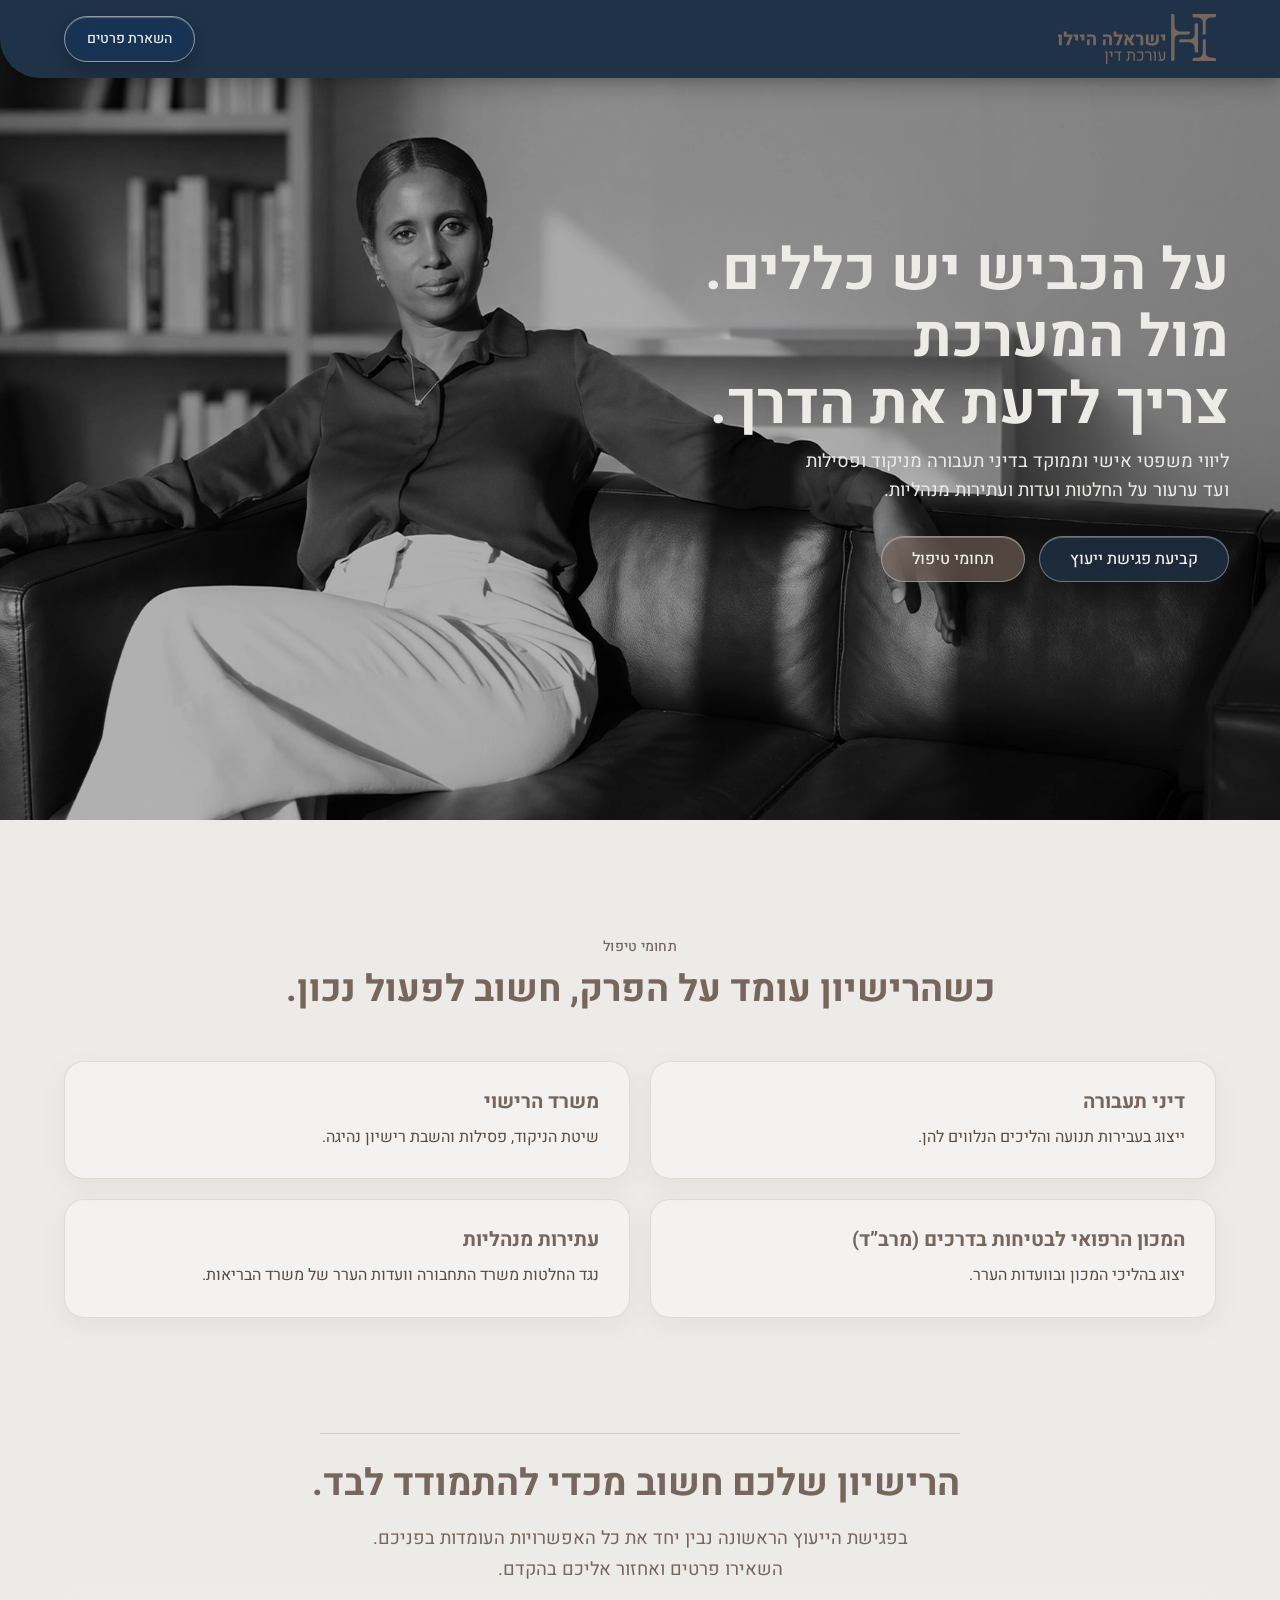
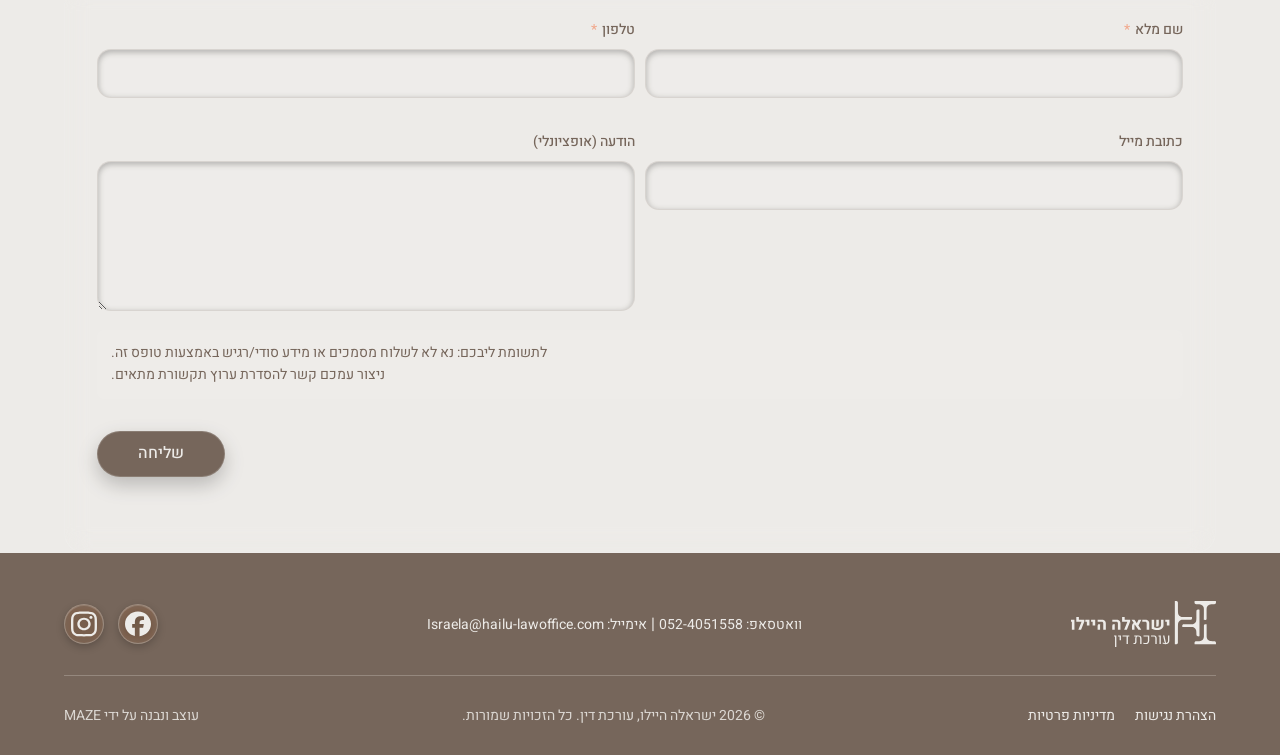
<file: index.html>
<!DOCTYPE html>
<html lang="he" dir="rtl">
<head> 
<script>
  if (location.hostname.endsWith('.pages.dev')) {
    location.replace('https://hailu-lawoffice.com' + location.pathname);
  }
</script>

  
  <meta charset="UTF-8">
  <meta name="viewport" content="width=device-width, initial-scale=1">
  <title>ישראלה היילו | עורכת דין לדיני תעבורה</title>
  <meta name="description" content="ליווי משפטי אישי וממוקד בדיני תעבורה — פסילות רישיון, ועדות ערר, מרכ״ד ועתירות מנהליות. עו״ד ישראלה היילו.">
  <link rel="canonical" href="https://hailu-lawoffice.com/">

  <!-- Open Graph -->
  <meta property="og:type" content="website">
  <meta property="og:locale" content="he_IL">
  <meta property="og:site_name" content="ישראלה היילו | עורכת דין">
  <meta property="og:title" content="ישראלה היילו | עורכת דין לדיני תעבורה">
  <meta property="og:description" content="ליווי משפטי אישי וממוקד בדיני תעבורה — פסילות רישיון, ועדות ערר, מרב״ד ועתירות מנהליות.">
  <meta property="og:url" content="https://hailu-lawoffice.com/">
  <meta property="og:image" content="https://hailu-lawoffice.com/assets/images/hero-mobile.webp">
  
 <link rel="icon" href="assets/icons/favicon-new.svg" type="image/svg+xml">
<link rel="icon" href="assets/icons/favicon-new.png" type="image/png">

  <!-- Fonts: Heebo, weights 400/500/700 -->
  <link rel="preconnect" href="https://fonts.googleapis.com">
  <link rel="preconnect" href="https://fonts.gstatic.com" crossorigin>
  <link href="https://fonts.googleapis.com/css2?family=Heebo:wght@400;500;700&display=swap" rel="stylesheet">

  <!-- Preload the hero image (same asset used at every breakpoint now) -->
  <link rel="preload" as="image" href="assets/images/hero-mobile.webp" fetchpriority="high">

  <link rel="stylesheet" href="css/reset.css">
  <link rel="stylesheet" href="css/variables.css">
  <link rel="stylesheet" href="css/styles.css">
</head>
<body>

  <a href="#main" class="skip-link sr-only-focusable">דלג לתוכן הראשי</a>

  <header class="site-header">
    <div class="container site-header__inner">
      <a href="#hero" class="site-header__logo-link" aria-label="ישראלה היילו, עורכת דין — לעמוד הבית">
        <img src="assets/icons/logo.svg" alt="ישראלה היילו, עורכת דין" class="site-header__logo">
      </a>
      <a href="#contact" class="btn btn--primary btn--glass site-header__cta">השארת פרטים</a>
    </div>
  </header>

  <main id="main">

    <!-- ============ HERO ============ -->
    <section class="hero" id="hero" aria-label="פתיחה">
      <div class="hero__media">
        <img
          src="assets/images/hero-mobile.webp"
          alt="עורכת דין ישראלה היילו עומדת בלבוש מקצועי ומחזיקה תיק עור עם לוגו המשרד"
          class="hero__image"
          width="1000"
          height="1674"
          fetchpriority="high"
        >
      </div>

      <div class="hero__content container">
        <div class="hero__text-col">
          <div class="hero__intro">
<h1 class="hero__heading">
  <span class="hero__heading-desktop">על הכביש יש כללים.<br>מול המערכת<br>צריך לדעת את הדרך.</span>
  <span class="hero__heading-mobile">על הכביש יש כללים.<br>מול המערכת<br>צריך לדעת את הדרך.</span>
</h1>
            <p class="hero__subheading">
              ליווי משפטי אישי וממוקד בדיני תעבורה מניקוד ופסילות<br class="desktop-break"> ועד ערעור על החלטות ועדות ועתירות מנהליות.
            </p>
          </div>
          <div class="hero__actions">
            <a href="#contact" class="btn btn--primary btn--glass">קביעת פגישת ייעוץ</a>
            <a href="#services" class="btn btn--secondary btn--glass">תחומי טיפול</a>
          </div>
        </div>
      </div>
    </section>

    <!-- ============ SERVICES ============ -->
    <section class="services" id="services" aria-labelledby="services-heading">
      <div class="container">
        <div class="services__intro">
          <p class="eyebrow">תחומי טיפול</p>
          <h2 id="services-heading">כשהרישיון עומד על הפרק,<br class="services__break"> חשוב לפעול נכון.</h2>
        </div>

        <ul class="services__grid">
          <li class="service-card">
            <h3>דיני תעבורה</h3>
            <p>ייצוג בעבירות תנועה והליכים הנלווים להן.</p>
          </li>
          <li class="service-card">
            <h3>משרד הרישוי </h3>
            <p>שיטת הניקוד, פסילות והשבת רישיון נהיגה.</p>
          </li>
          <li class="service-card">
            <h3>המכון הרפואי לבטיחות בדרכים (מרב”ד)</h3>
            <p>יצוג בהליכי המכון ובוועדות הערר.</p>
          </li>
          <li class="service-card">
            <h3>עתירות מנהליות </h3>
            <p>נגד החלטות משרד התחבורה וועדות הערר של משרד הבריאות.</p>
          </li>
        </ul>
        <p class="sr-only">
          תוכן ארבעת הכרטיסים לעיל הוא placeholder זהה זמנית וימולא בנפרד על ידי בעלת האתר.
        </p>
      </div>
    </section>

    <!-- ============ CTA + CONTACT FORM ============ -->
    <section class="cta" id="contact" aria-labelledby="cta-heading">
      <div class="container cta__grid">
        <div class="cta__text">
          <h2 id="cta-heading">הרישיון שלכם חשוב מכדי להתמודד לבד.</h2>
          <p>בפגישת הייעוץ הראשונה נבין יחד את כל האפשרויות העומדות בפניכם.<br> השאירו פרטים ואחזור אליכם בהקדם.</p>
        </div>

<form class="contact-form" id="contact-form" action="/contact" novalidate aria-labelledby="cta-heading">

<input type="hidden" name="botcheck" value="" autocomplete="off">
  
  <div class="form-field form-field--name">
            <label for="name">שם מלא <span class="required-marker" aria-hidden="true">*</span></label>
            <input
              type="text"
              id="name"
              name="name"
              autocomplete="name"
              required
              aria-required="true"
              aria-describedby="name-error"
            >
            <span class="form-error" id="name-error" role="alert"></span>
          </div>

          <div class="form-field form-field--phone">
            <label for="phone">טלפון <span class="required-marker" aria-hidden="true">*</span></label>
            <input
              type="tel"
              id="phone"
              name="phone"
              autocomplete="tel"
              inputmode="numeric"
              pattern="[0-9\-+\s]*"
              required
              aria-required="true"
              aria-describedby="phone-error"
            >
            <span class="form-error" id="phone-error" role="alert"></span>
          </div>

          <div class="form-field form-field--email">
         <label for="email">כתובת מייל</label>
<input
  type="email"
  id="email"
  name="email"
  autocomplete="email"
  aria-describedby="email-error"
>
            <span class="form-error" id="email-error" role="alert"></span>
          </div>

          <div class="form-field form-field--message">
            <label for="message">הודעה (אופציונלי)</label>
            <textarea id="message" name="message" rows="4"></textarea>
          </div>

 <p class="form-privacy-note">
  לתשומת ליבכם: נא לא לשלוח מסמכים או מידע סודי/רגיש באמצעות טופס זה.
  <span class="privacy-note-break">ניצור עמכם קשר להסדרת ערוץ תקשורת מתאים.</span>
</p>

          <button type="submit" class="btn btn--submit">
            <span class="btn-label">שליחה</span>
            <span class="btn-spinner" aria-hidden="true"></span>
          </button>

          <div class="form-status" id="form-status" role="status" aria-live="polite"></div>
        </form>
      </div>
    </section>

  </main>

  <!-- ============ FOOTER ============ -->
  <footer class="site-footer">
    <div class="container">
      <div class="site-footer__top">
        <a href="#hero" aria-label="ישראלה היילו, עורכת דין — לעמוד הבית">
          <img src="assets/icons/logo-cream.svg" alt="" class="site-footer__logo">
        </a>

        <p class="site-footer__contact">
          <a href="https://wa.me/972524051558?text=%D7%A9%D7%9C%D7%95%D7%9D%2C%20%D7%94%D7%92%D7%A2%D7%AA%D7%99%20%D7%93%D7%A8%D7%9A%20%D7%9B%D7%A8%D7%98%D7%99%D7%A1%20%D7%94%D7%91%D7%99%D7%A7%D7%95%D7%A8%20%D7%94%D7%93%D7%99%D7%92%D7%99%D7%98%D7%9C%D7%99%20%D7%A9%D7%9C%D7%9A%20%D7%95%D7%90%D7%A9%D7%9E%D7%97%20%D7%9C%D7%A7%D7%91%D7%9C%20%D7%99%D7%99%D7%A2%D7%95%D7%A5%20%D7%9E%D7%A9%D7%A4%D7%98%D7%99" target="_blank" rel="noopener">וואטסאפ: 052-4051558</a>
          <span aria-hidden="true"> | </span>
          <a href="mailto:Israela@hailu-lawoffice.com">אימייל: Israela@hailu-lawoffice.com</a>
        </p>

        <div class="social-row">
          <!-- FACEBOOK -->
          <a
            class="social-btn"
            href="https://www.facebook.com/people/עורכת-דין-ישראלה-היילו/61592994821496/?mibextid=wwXIfr&rdid=1VkRCuHmCIwS7mlK&share_url=https%3A%2F%2Fwww.facebook.com%2Fshare%2F185nBxqpr6%2F%3Fmibextid%3DwwXIfr%26ref%3D1"
            target="_blank"
            rel="noopener"
            aria-label="פייסבוק של ישראלה היילו, עורכת דין (נפתח בכרטיסייה חדשה)"
          >
            <svg viewBox="0 0 21 20" fill="none" xmlns="http://www.w3.org/2000/svg" aria-hidden="true">
              <path fill="currentColor" d="M10.5 0C4.70113 0 0 4.4772 0 10C0 14.6896 3.39023 18.6248 7.96363 19.7056V13.056H5.79847V10H7.96363V8.6832C7.96363 5.2796 9.58105 3.702 13.0897 3.702C13.755 3.702 14.9029 3.8264 15.3724 3.9504V6.7204C15.1246 6.6956 14.6941 6.6832 14.1595 6.6832C12.4379 6.6832 11.7726 7.3044 11.7726 8.9192V10H15.2023L14.6131 13.056H11.7726V19.9268C16.9718 19.3288 21.0004 15.1128 21.0004 10C21 4.4772 16.2989 0 10.5 0Z"/>
            </svg>
          </a>

          <!-- INSTAGRAM -->
          <a
            class="social-btn"
            href="https://www.instagram.com/israelahailu_law/"
            target="_blank"
            rel="noopener"
            aria-label="אינסטגרם של ישראלה היילו, עורכת דין (נפתח בכרטיסייה חדשה)"
          >
            <svg viewBox="0 0 21 20" fill="none" xmlns="http://www.w3.org/2000/svg" aria-hidden="true">
              <path fill="currentColor" d="M10.5 1.80078C13.3055 1.80078 13.6377 1.8125 14.741 1.85937C15.7664 1.90234 16.3201 2.06641 16.6893 2.20313C17.1773 2.38281 17.5301 2.60156 17.8951 2.94922C18.2643 3.30078 18.4898 3.63281 18.6785 4.09766C18.8221 4.44922 18.9943 4.98047 19.0395 5.95312C19.0887 7.00781 19.101 7.32422 19.101 9.99219C19.101 12.6641 19.0887 12.9805 19.0395 14.0313C18.9943 15.0078 18.8221 15.5352 18.6785 15.8867C18.4898 16.3516 18.2602 16.6875 17.8951 17.0352C17.526 17.3867 17.1773 17.6016 16.6893 17.7813C16.3201 17.918 15.7623 18.082 14.741 18.125C13.6336 18.1719 13.3014 18.1836 10.5 18.1836C7.69453 18.1836 7.36231 18.1719 6.25899 18.125C5.23359 18.082 4.67988 17.918 4.31074 17.7813C3.82266 17.6016 3.46992 17.3828 3.10488 17.0352C2.73574 16.6836 2.51016 16.3516 2.32148 15.8867C2.17793 15.5352 2.00566 15.0039 1.96055 14.0313C1.91133 12.9766 1.89902 12.6602 1.89902 9.99219C1.89902 7.32031 1.91133 7.00391 1.96055 5.95312C2.00566 4.97656 2.17793 4.44922 2.32148 4.09766C2.51016 3.63281 2.73984 3.29688 3.10488 2.94922C3.47402 2.59766 3.82266 2.38281 4.31074 2.20313C4.67988 2.06641 5.2377 1.90234 6.25899 1.85937C7.36231 1.8125 7.69453 1.80078 10.5 1.80078ZM10.5 0C7.64942 0 7.29258 0.0117188 6.17285 0.0585938C5.05723 0.105469 4.29024 0.277344 3.62578 0.523438C2.93262 0.78125 2.34609 1.12109 1.76367 1.67969C1.17715 2.23438 0.820313 2.79297 0.549609 3.44922C0.291211 4.08594 0.110742 4.8125 0.0615234 5.875C0.0123047 6.94531 0 7.28516 0 10C0 12.7148 0.0123047 13.0547 0.0615234 14.1211C0.110742 15.1836 0.291211 15.9141 0.549609 16.5469C0.820313 17.207 1.17715 17.7656 1.76367 18.3203C2.34609 18.875 2.93262 19.2188 3.62168 19.4727C4.29024 19.7188 5.05313 19.8906 6.16875 19.9375C7.28848 19.9844 7.64531 19.9961 10.4959 19.9961C13.3465 19.9961 13.7033 19.9844 14.823 19.9375C15.9387 19.8906 16.7057 19.7188 17.3701 19.4727C18.0592 19.2188 18.6457 18.875 19.2281 18.3203C19.8105 17.7656 20.1715 17.207 20.4381 16.5508C20.6965 15.9141 20.877 15.1875 20.9262 14.125C20.9754 13.0586 20.9877 12.7188 20.9877 10.0039C20.9877 7.28906 20.9754 6.94922 20.9262 5.88281C20.877 4.82031 20.6965 4.08984 20.4381 3.45703C20.1797 2.79297 19.8229 2.23438 19.2363 1.67969C18.6539 1.125 18.0674 0.78125 17.3783 0.527344C16.7098 0.28125 15.9469 0.109375 14.8313 0.0625C13.7074 0.0117188 13.3506 0 10.5 0Z"/>
              <path fill="currentColor" d="M10.5 4.86328C7.52227 4.86328 5.10645 7.16406 5.10645 10C5.10645 12.8359 7.52227 15.1367 10.5 15.1367C13.4777 15.1367 15.8936 12.8359 15.8936 10C15.8936 7.16406 13.4777 4.86328 10.5 4.86328ZM10.5 13.332C8.56816 13.332 7.00137 11.8398 7.00137 10C7.00137 8.16016 8.56816 6.66797 10.5 6.66797C12.4318 6.66797 13.9986 8.16016 13.9986 10C13.9986 11.8398 12.4318 13.332 10.5 13.332Z"/>
              <path fill="currentColor" d="M17.366 4.6601C17.366 5.32416 16.8 5.85932 16.1068 5.85932C15.4096 5.85932 14.8477 5.32025 14.8477 4.6601C14.8477 3.99603 15.4137 3.46088 16.1068 3.46088C16.8 3.46088 17.366 3.99994 17.366 4.6601Z"/>
            </svg>
          </a>
        </div>
      </div>

      <hr class="site-footer__divider">

      <div class="site-footer__legal">
        <nav aria-label="קישורים משפטיים" class="site-footer__legal-links">
          <a href="accessibility-statement.html">הצהרת נגישות</a>
          <a href="privacy-policy.html">מדיניות פרטיות</a>
        </nav>

<p class="site-footer__copyright">© 2026 ישראלה היילו, עורכת דין. כל הזכויות שמורות.</p>
        
        <a href="https://bymaze.co.il" target="_blank" rel="noopener" class="site-footer__credit">
          עוצב ונבנה על ידי MAZE
        </a>
      </div>
    </div>
  </footer>

  <script src="js/main.js"></script>
</body>
</html>
</file>
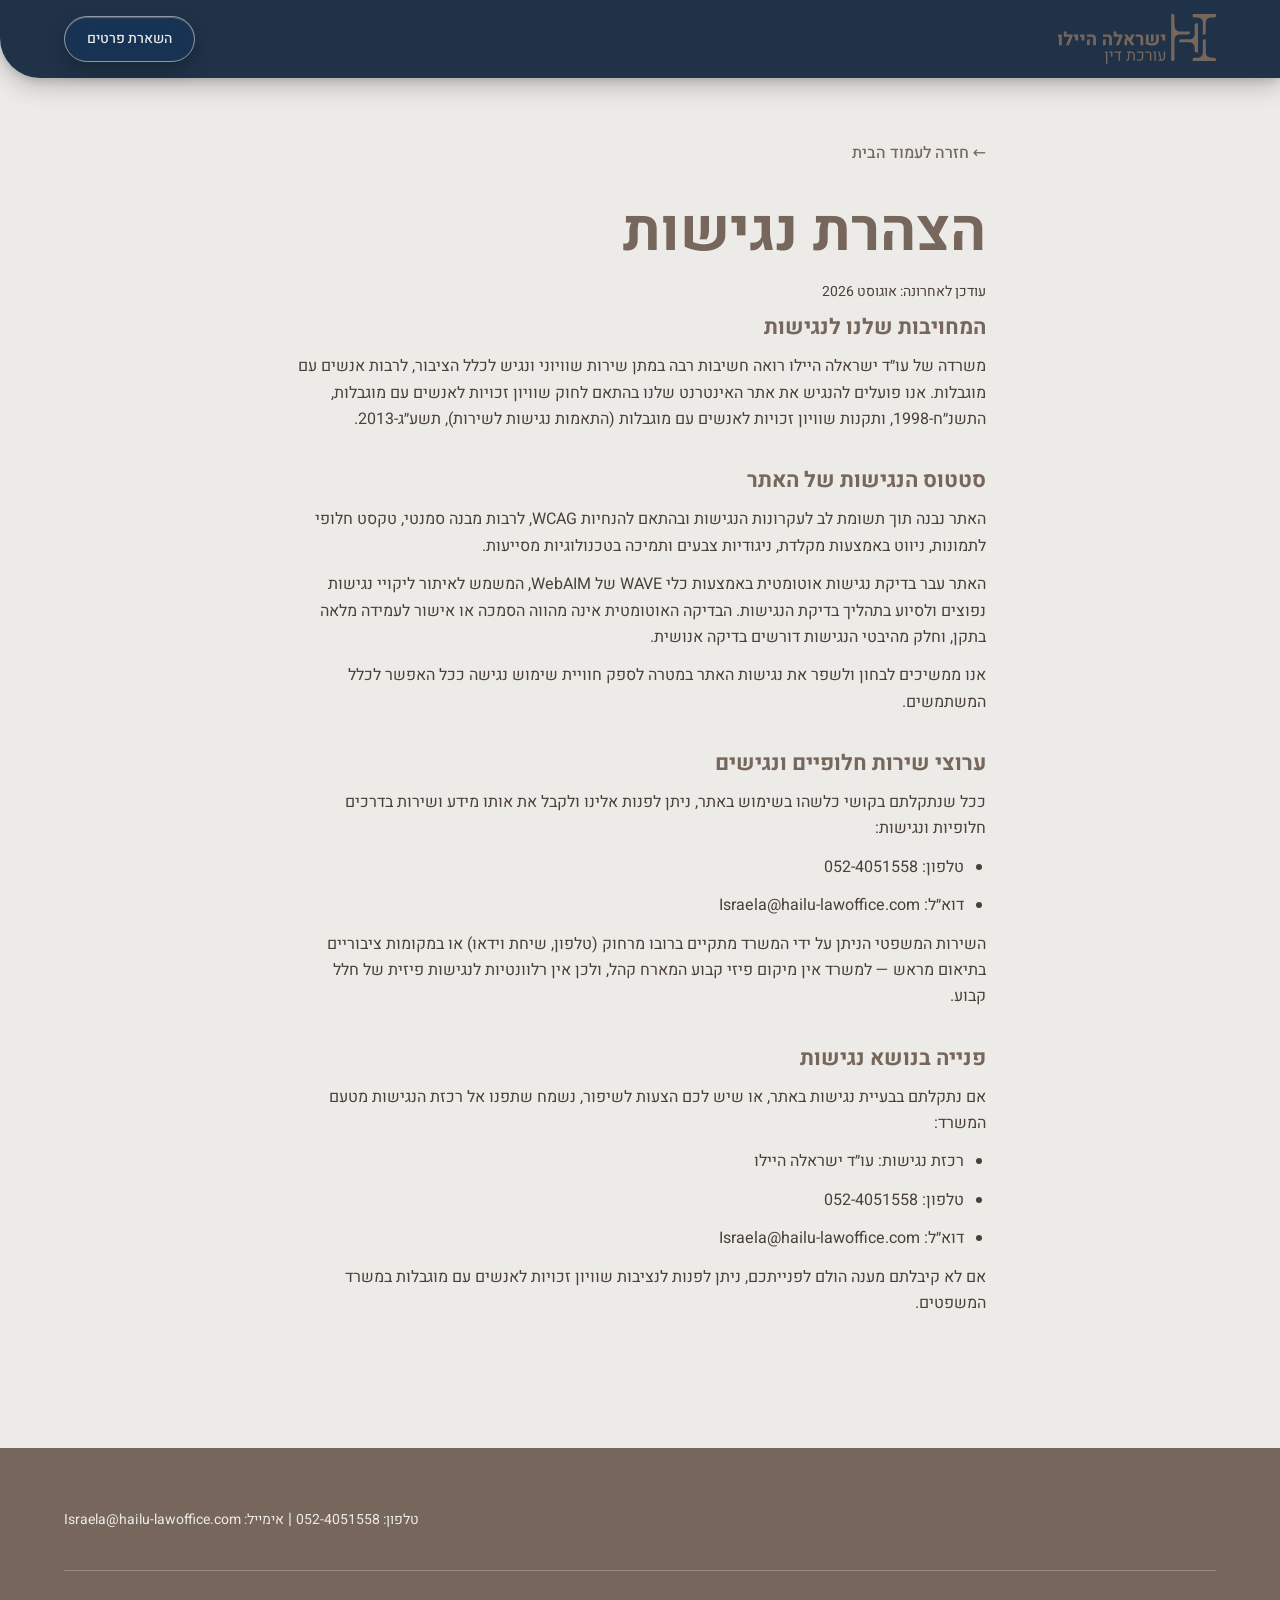
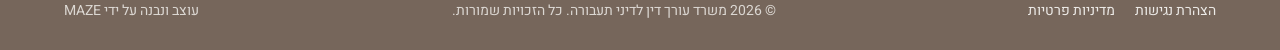
<file: accessibility-statement.html>
<!DOCTYPE html>
<html lang="he" dir="rtl">
<head>
<script>
  if (location.hostname.endsWith('.pages.dev')) {
    location.replace('https://hailu-lawoffice.com' + location.pathname);
  }
</script>
  
  <meta charset="UTF-8">
  <meta name="viewport" content="width=device-width, initial-scale=1">
  <title>הצהרת נגישות | ישראלה היילו, עורכת דין</title>
  <meta name="description" content="הצהרת נגישות של אתר האינטרנט של עו״ד ישראלה היילו.">
  <link rel="canonical" href="https://hailu-lawoffice.com/accessibility-statement.html">

    <link rel="icon" href="assets/icons/favicon-new.svg" type="image/svg+xml">
  <link rel="icon" href="assets/icons/favicon-new.png" type="image/png">

  <link rel="preconnect" href="https://fonts.googleapis.com">
  <link rel="preconnect" href="https://fonts.gstatic.com" crossorigin>
  <link href="https://fonts.googleapis.com/css2?family=Heebo:wght@400;500;700&display=swap" rel="stylesheet">

  <link rel="stylesheet" href="css/reset.css">
  <link rel="stylesheet" href="css/variables.css">
  <link rel="stylesheet" href="css/styles.css">
</head>
<body>

  <a href="#main" class="skip-link sr-only-focusable">דלג לתוכן הראשי</a>

  <header class="site-header">
    <div class="container site-header__inner">
      <a href="index.html" class="site-header__logo-link" aria-label="ישראלה היילו, עורכת דין — לעמוד הבית">
        <img src="assets/icons/logo.svg" alt="ישראלה היילו, עורכת דין" class="site-header__logo">
      </a>
      <a href="index.html#contact" class="btn btn--primary btn--glass site-header__cta">השארת פרטים</a>
    </div>
  </header>

  <main id="main">
    <section class="legal-page">
      <div class="container">

        <a href="index.html" class="legal-page__back">&larr; חזרה לעמוד הבית</a>

        <h1>הצהרת נגישות</h1>
        <p class="legal-page__updated">עודכן לאחרונה: אוגוסט 2026</p>

        <section>
          <h2>המחויבות שלנו לנגישות</h2>
          <p>
            משרדה של עו״ד ישראלה היילו רואה חשיבות רבה במתן שירות שוויוני ונגיש לכלל
            הציבור, לרבות אנשים עם מוגבלות. אנו פועלים להנגיש את אתר האינטרנט שלנו
            בהתאם לחוק שוויון זכויות לאנשים עם מוגבלות, התשנ״ח-1998, ותקנות שוויון
            זכויות לאנשים עם מוגבלות (התאמות נגישות לשירות), תשע״ג-2013.
          </p>
        </section>

        <section>
          <h2>סטטוס הנגישות של האתר</h2>
     <p>
  האתר נבנה תוך תשומת לב לעקרונות הנגישות ובהתאם להנחיות WCAG, לרבות מבנה סמנטי, טקסט חלופי לתמונות, ניווט באמצעות מקלדת, ניגודיות צבעים ותמיכה בטכנולוגיות מסייעות.
</p>

<p>
  האתר עבר בדיקת נגישות אוטומטית באמצעות כלי WAVE של WebAIM, המשמש לאיתור ליקויי נגישות נפוצים ולסיוע בתהליך בדיקת הנגישות. הבדיקה האוטומטית אינה מהווה הסמכה או אישור לעמידה מלאה בתקן, וחלק מהיבטי הנגישות דורשים בדיקה אנושית.
</p>

<p>
  אנו ממשיכים לבחון ולשפר את נגישות האתר במטרה לספק חוויית שימוש נגישה ככל האפשר לכלל המשתמשים.
</p>
        </section>

        <section>
          <h2>ערוצי שירות חלופיים ונגישים</h2>
          <p>
            ככל שנתקלתם בקושי כלשהו בשימוש באתר, ניתן לפנות אלינו ולקבל את אותו
            מידע ושירות בדרכים חלופיות ונגישות:
          </p>
          <ul>
            <li>טלפון: <a href="tel:+972524051558">052-4051558</a></li>
            <li>דוא״ל: <a href="mailto:Israela@hailu-lawoffice.com">Israela@hailu-lawoffice.com</a></li>
          </ul>
          <p>
            השירות המשפטי הניתן על ידי המשרד מתקיים ברובו מרחוק (טלפון, שיחת
            וידאו) או במקומות ציבוריים בתיאום מראש — למשרד אין מיקום פיזי קבוע
            המארח קהל, ולכן אין רלוונטיות לנגישות פיזית של חלל קבוע.
          </p>
        </section>

        <section>
          <h2>פנייה בנושא נגישות</h2>
          <p>
            אם נתקלתם בבעיית נגישות באתר, או שיש לכם הצעות לשיפור, נשמח שתפנו אל
            רכזת הנגישות מטעם המשרד:
          </p>
          <ul>
            <li>רכזת נגישות: עו״ד ישראלה היילו</li>
            <li>טלפון: <a href="tel:+972524051558">052-4051558</a></li>
            <li>דוא״ל: <a href="mailto:Israela@hailu-lawoffice.com">Israela@hailu-lawoffice.com</a></li>
          </ul>
          <p>
            אם לא קיבלתם מענה הולם לפנייתכם, ניתן לפנות לנציבות שוויון זכויות
            לאנשים עם מוגבלות במשרד המשפטים.
          </p>
        </section>

      </div>
    </section>
  </main>

  <footer class="site-footer">
    <div class="container">
      <div class="site-footer__top">
        <a href="index.html" aria-label="ישראלה היילו, עורכת דין — לעמוד הבית">
          <img src="assets/icons/logo.svg" alt="ישראלה היילו, עורכת דין" class="site-footer__logo">
        </a>
        <p class="site-footer__contact">
          <a href="tel:+972524051558">טלפון: 052-4051558</a>
          <span aria-hidden="true"> | </span>
          <a href="mailto:Israela@hailu-lawoffice.com">אימייל: Israela@hailu-lawoffice.com</a>
        </p>
      </div>

      <hr class="site-footer__divider">

      <div class="site-footer__legal">
        <nav aria-label="קישורים משפטיים" class="site-footer__legal-links">
          <a href="accessibility-statement.html">הצהרת נגישות</a>
          <a href="privacy-policy.html">מדיניות פרטיות</a>
        </nav>
        <p class="site-footer__copyright">© 2026 משרד עורך דין לדיני תעבורה. כל הזכויות שמורות.</p>
        <a href="https://maze.co" target="_blank" rel="noopener" class="site-footer__credit">עוצב ונבנה על ידי MAZE</a>
      </div>
    </div>
  </footer>

</body>
</html>
</file>
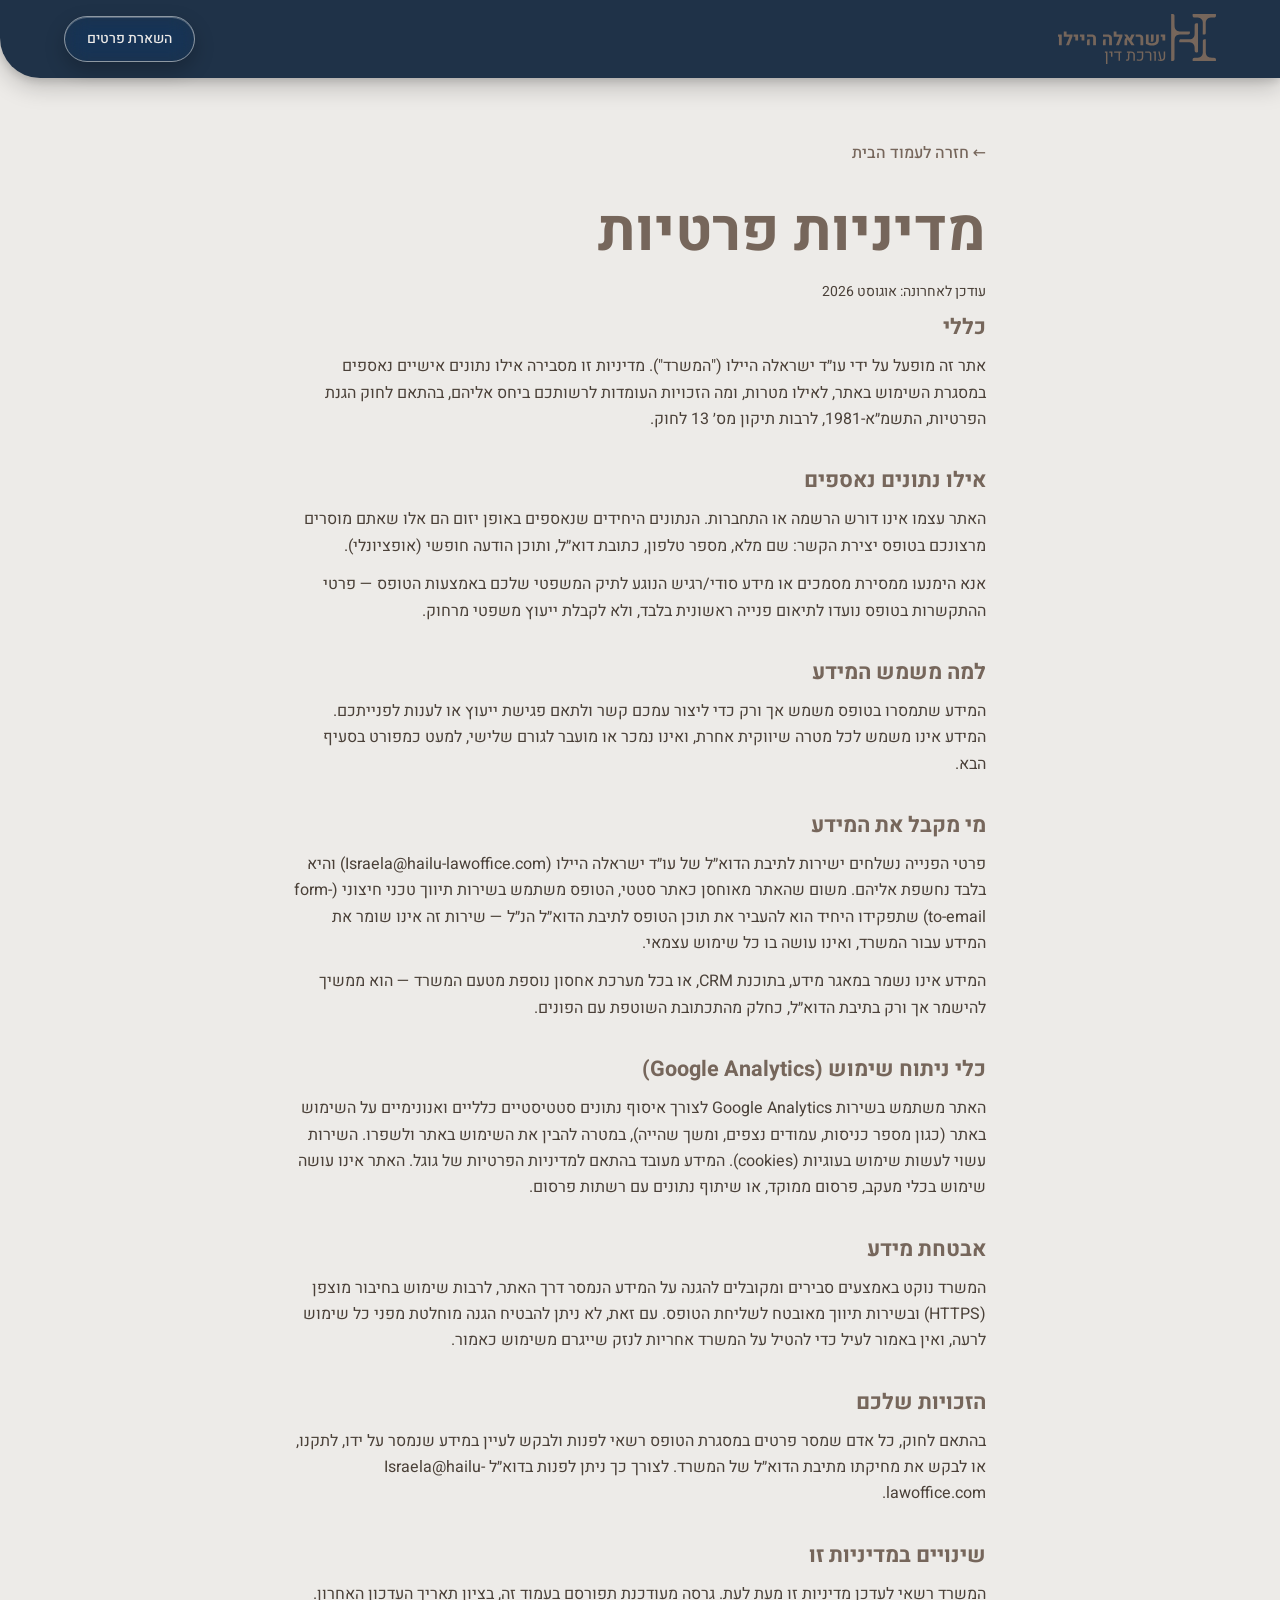
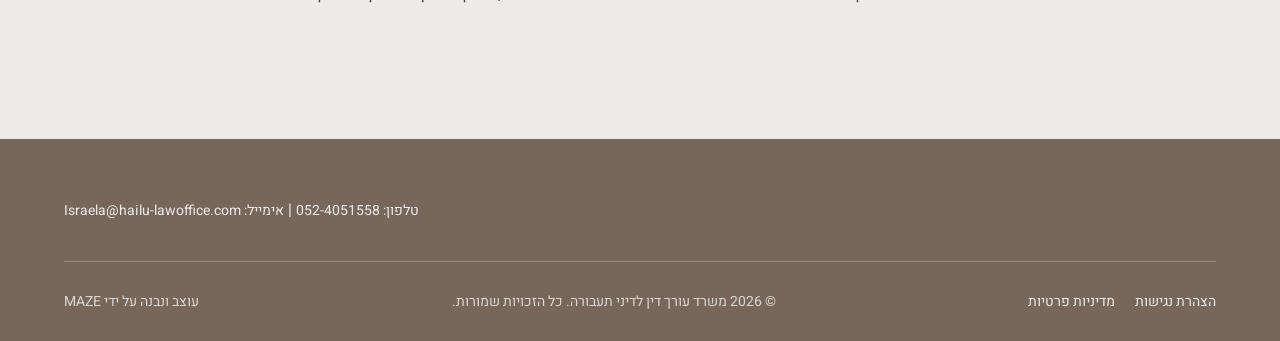
<file: privacy-policy.html>
<!DOCTYPE html>
<html lang="he" dir="rtl">
<head>

  <script>
  if (location.hostname.endsWith('.pages.dev')) {
    location.replace('https://hailu-lawoffice.com' + location.pathname);
  }
</script>
  
  <meta charset="UTF-8">
  <meta name="viewport" content="width=device-width, initial-scale=1">
  <title>מדיניות פרטיות | ישראלה היילו, עורכת דין</title>
  <meta name="description" content="מדיניות הפרטיות של אתר האינטרנט של עו״ד ישראלה היילו.">
  <link rel="canonical" href="https://hailu-lawoffice.com/privacy-policy.html">

    <link rel="icon" href="assets/icons/favicon-new.svg" type="image/svg+xml">
  <link rel="icon" href="assets/icons/favicon-new.png" type="image/png">

  <link rel="preconnect" href="https://fonts.googleapis.com">
  <link rel="preconnect" href="https://fonts.gstatic.com" crossorigin>
  <link href="https://fonts.googleapis.com/css2?family=Heebo:wght@400;500;700&display=swap" rel="stylesheet">

  <link rel="stylesheet" href="css/reset.css">
  <link rel="stylesheet" href="css/variables.css">
  <link rel="stylesheet" href="css/styles.css">
</head>
<body>

  <a href="#main" class="skip-link sr-only-focusable">דלג לתוכן הראשי</a>

  <header class="site-header">
    <div class="container site-header__inner">
      <a href="index.html" class="site-header__logo-link" aria-label="ישראלה היילו, עורכת דין — לעמוד הבית">
        <img src="assets/icons/logo.svg" alt="ישראלה היילו, עורכת דין" class="site-header__logo">
      </a>
      <a href="index.html#contact" class="btn btn--primary btn--glass site-header__cta">השארת פרטים</a>
    </div>
  </header>

  <main id="main">
    <section class="legal-page">
      <div class="container">

        <a href="index.html" class="legal-page__back">&larr; חזרה לעמוד הבית</a>

        <h1>מדיניות פרטיות</h1>
        <p class="legal-page__updated">עודכן לאחרונה: אוגוסט 2026</p>

        <section>
          <h2>כללי</h2>
          <p>
            אתר זה מופעל על ידי עו״ד ישראלה היילו ("המשרד"). מדיניות זו מסבירה אילו
            נתונים אישיים נאספים במסגרת השימוש באתר, לאילו מטרות, ומה הזכויות
            העומדות לרשותכם ביחס אליהם, בהתאם לחוק הגנת הפרטיות, התשמ״א-1981,
            לרבות תיקון מס׳ 13 לחוק.
          </p>
        </section>

        <section>
          <h2>אילו נתונים נאספים</h2>
          <p>
            האתר עצמו אינו דורש הרשמה או התחברות. הנתונים היחידים שנאספים באופן
            יזום הם אלו שאתם מוסרים מרצונכם בטופס יצירת הקשר: שם מלא, מספר טלפון,
            כתובת דוא״ל, ותוכן הודעה חופשי (אופציונלי).
          </p>
          <p>
            אנא הימנעו ממסירת מסמכים או מידע סודי/רגיש הנוגע לתיק המשפטי שלכם
            באמצעות הטופס — פרטי ההתקשרות בטופס נועדו לתיאום פנייה ראשונית בלבד,
            ולא לקבלת ייעוץ משפטי מרחוק.
          </p>
        </section>

        <section>
          <h2>למה משמש המידע</h2>
          <p>
            המידע שתמסרו בטופס משמש אך ורק כדי ליצור עמכם קשר ולתאם פגישת ייעוץ
            או לענות לפנייתכם. המידע אינו משמש לכל מטרה שיווקית אחרת, ואינו נמכר
            או מועבר לגורם שלישי, למעט כמפורט בסעיף הבא.
          </p>
        </section>

        <section>
          <h2>מי מקבל את המידע</h2>
          <p>
            פרטי הפנייה נשלחים ישירות לתיבת הדוא״ל של עו״ד ישראלה היילו
            (<a href="mailto:Israela@hailu-lawoffice.com">Israela@hailu-lawoffice.com</a>)
            והיא בלבד נחשפת אליהם. משום שהאתר מאוחסן כאתר סטטי, הטופס משתמש בשירות
            תיווך טכני חיצוני (form-to-email) שתפקידו היחיד הוא להעביר את תוכן
            הטופס לתיבת הדוא״ל הנ״ל — שירות זה אינו שומר את המידע עבור המשרד, ואינו
            עושה בו כל שימוש עצמאי.
          </p>
          <p>
            המידע אינו נשמר במאגר מידע, בתוכנת CRM, או בכל מערכת אחסון נוספת מטעם
            המשרד — הוא ממשיך להישמר אך ורק בתיבת הדוא״ל, כחלק מהתכתובת השוטפת עם
            הפונים.
          </p>
        </section>

        <section>
          <h2>כלי ניתוח שימוש (Google Analytics)</h2>
          <p>
            האתר משתמש בשירות Google Analytics לצורך איסוף נתונים סטטיסטיים
            כלליים ואנונימיים על השימוש באתר (כגון מספר כניסות, עמודים נצפים,
            ומשך שהייה), במטרה להבין את השימוש באתר ולשפרו. השירות עשוי לעשות
            שימוש בעוגיות (cookies). המידע מעובד בהתאם למדיניות הפרטיות של גוגל.
            האתר אינו עושה שימוש בכלי מעקב, פרסום ממוקד, או שיתוף נתונים עם רשתות
            פרסום.
          </p>
        </section>

        <section>
          <h2>אבטחת מידע</h2>
          <p>
            המשרד נוקט באמצעים סבירים ומקובלים להגנה על המידע הנמסר דרך האתר,
            לרבות שימוש בחיבור מוצפן (HTTPS) ובשירות תיווך מאובטח לשליחת הטופס.
            עם זאת, לא ניתן להבטיח הגנה מוחלטת מפני כל שימוש לרעה, ואין באמור
            לעיל כדי להטיל על המשרד אחריות לנזק שייגרם משימוש כאמור.
          </p>
        </section>

        <section>
          <h2>הזכויות שלכם</h2>
          <p>
            בהתאם לחוק, כל אדם שמסר פרטים במסגרת הטופס רשאי לפנות ולבקש לעיין
            במידע שנמסר על ידו, לתקנו, או לבקש את מחיקתו מתיבת הדוא״ל של המשרד.
            לצורך כך ניתן לפנות בדוא״ל
            <a href="mailto:Israela@hailu-lawoffice.com">Israela@hailu-lawoffice.com</a>.
          </p>
        </section>

        <section>
          <h2>שינויים במדיניות זו</h2>
          <p>
            המשרד רשאי לעדכן מדיניות זו מעת לעת. גרסה מעודכנת תפורסם בעמוד זה,
            בציון תאריך העדכון האחרון.
          </p>
        </section>

      </div>
    </section>
  </main>

  <footer class="site-footer">
    <div class="container">
      <div class="site-footer__top">
        <a href="index.html" aria-label="ישראלה היילו, עורכת דין — לעמוד הבית">
          <img src="assets/icons/logo.svg" alt="ישראלה היילו, עורכת דין" class="site-footer__logo">
        </a>
        <p class="site-footer__contact">
          <a href="tel:+972524051558">טלפון: 052-4051558</a>
          <span aria-hidden="true"> | </span>
          <a href="mailto:Israela@hailu-lawoffice.com">אימייל: Israela@hailu-lawoffice.com</a>
        </p>
      </div>

      <hr class="site-footer__divider">

      <div class="site-footer__legal">
        <nav aria-label="קישורים משפטיים" class="site-footer__legal-links">
          <a href="accessibility-statement.html">הצהרת נגישות</a>
          <a href="privacy-policy.html">מדיניות פרטיות</a>
        </nav>
        <p class="site-footer__copyright">© 2026 משרד עורך דין לדיני תעבורה. כל הזכויות שמורות.</p>
        <a href="https://maze.co" target="_blank" rel="noopener" class="site-footer__credit">עוצב ונבנה על ידי MAZE</a>
      </div>
    </div>
  </footer>

</body>
</html>
</file>
<file: css/variables.css>
/* =========================================================
   DESIGN TOKENS
   מבוסס על מפרט Figma מאושר. כל הערכים המסומנים "מדויק"
   הגיעו ישירות מהלקוחה. ערכים המסומנים "משוער" הם הערכה
   הנדסית סבירה (glass/shadow) שממתינה לאישור סופי מול Figma.
   ========================================================= */
:root {
  /* ---- Brand colors (מדויק) ---- */
  --color-navy: #1F3248;
  --color-navy-rgb: 31, 50, 72;
  --color-brown: #76665B;
  --color-brown-rgb: 118, 102, 91;
  --color-cream: #EDEBE8;
  --color-cream-rgb: 237, 235, 232;

  /* ---- Derived text colors ----
     נבדק ידנית מול ניגודיות WCAG AA (חובה לפי בריף הנגישות):
     brown-on-cream ≈ 4.6:1 (עובר AA לטקסט רגיל)
     cream-on-navy  ≈ 11:1 (עובר AAA)
     cream-on-brown ≈ 4.6:1 (עובר AA לטקסט רגיל) */
  --color-text-on-cream: var(--color-brown);
  --color-text-on-dark: var(--color-cream);
  --color-text-muted-on-dark: rgba(var(--color-cream-rgb), 0.78);

  /* ---- Typography ---- */
  --font-family: "Heebo", "Segoe UI", system-ui, -apple-system, sans-serif;
  --fw-regular: 400;
  --fw-medium: 500;
  --fw-bold: 700;

  --fs-h1: clamp(2rem, 1.4rem + 2.8vw, 4.1rem);
  --fs-h2: clamp(1.5rem, 1.2rem + 1.4vw, 2.35rem);
  --fs-h3: clamp(1.05rem, 0.95rem + 0.4vw, 1.25rem);
  --fs-body-lg: clamp(1rem, 0.93rem + 0.3vw, 1.15rem);
  --fs-body: 1rem;
  --fs-small: 0.875rem;
  --fs-eyebrow: 0.875rem;

  --lh-heading: 1.2;
  --lh-body: 1.65;

  /* ---- Layout ---- */
  --container-max: 1280px;
  --container-padding-inline: clamp(20px, 5vw, 80px);
  --section-padding-block: clamp(56px, 9vw, 120px);

  /* ---- Radius (מדויק היכן שצוין) ---- */
  --radius-pill: 999px;
  --radius-card: 20px;
  --radius-header-corner: 37px; /* מדויק — פינה שמאלית-תחתונה של ה-Header */
  --radius-field: 14px;

  /* ---- Shadows (משוער, glassmorphism סטנדרטי) ---- */
  --shadow-drop-btn: 0 8px 20px rgba(0, 0, 0, 0.22);
  --shadow-drop-card: 0 4px 18px rgba(0, 0, 0, 0.12);
  --shadow-inner-field:
    inset 0 2px 6px rgba(0, 0, 0, 0.28),
    inset 0 1px 0 rgba(255, 255, 255, 0.06);
  --shadow-focus: 0 0 0 3px rgba(255, 255, 255, 0.9), 0 0 0 5px var(--color-navy);

  /* ---- Glass effect (משוער) ---- */
  --glass-blur: 12px;
  --glass-bg-on-photo: rgba(var(--color-cream-rgb), 0.16);
  --glass-border-on-photo: rgba(255, 255, 255, 0.35);
  --glass-bg-card: rgba(255, 255, 255, 0.08);
  --glass-border-card: rgba(255, 255, 255, 0.18);

  /* ---- Motion ---- */
  --ease-standard: cubic-bezier(0.4, 0, 0.2, 1);
  --duration-fast: 150ms;
  --duration-base: 250ms;

  /* ---- Z-index scale ---- */
  --z-header: 50;
  --z-skiplink: 100;
}
</file>
<file: css/styles.css>
/* =========================================================
   BASE
   ========================================================= */
html {
  scroll-padding-top: 100px;
  scroll-behavior: smooth;
}

body {
  font-family: var(--font-family);
  font-weight: var(--fw-regular);
  font-size: var(--fs-body);
  line-height: var(--lh-body);
  background: var(--color-cream);
  color: var(--color-text-on-cream);
  overflow-x: hidden;
}

.container {
  max-width: var(--container-max);
  margin-inline: auto;
  padding-inline: var(--container-padding-inline);
}

h1, h2, h3 {
  font-weight: var(--fw-bold);
  line-height: var(--lh-heading);
}

h2 { font-size: var(--fs-h2); }
h3 { font-size: var(--fs-h3); }

a:focus-visible,
button:focus-visible,
input:focus-visible,
textarea:focus-visible {
  outline: 3px solid var(--color-navy);
  outline-offset: 3px;
  border-radius: 4px;
}

.hero :focus-visible,
.cta :focus-visible {
  outline: 3px solid var(--color-cream);
  outline-offset: 3px;
}

/* =========================================================
   SKIP LINK (a11y)
   ========================================================= */
.skip-link {
  position: fixed;
  inset-inline-start: 12px;
  top: 12px;
  z-index: var(--z-skiplink);
  background: var(--color-navy);
  color: var(--color-cream);
  padding: 12px 20px;
  border-radius: 10px;
  font-weight: var(--fw-medium);
  transform: translateY(-150%);
  transition: transform var(--duration-base) var(--ease-standard);
}

.skip-link:focus {
  transform: translateY(0);
}

/* =========================================================
   BUTTONS
   ========================================================= */
.btn {
  display: inline-flex;
  align-items: center;
  justify-content: center;
  gap: 8px;
  height: 46px;
  box-sizing: border-box;
  padding: 15px 30px;
  border-radius: var(--radius-pill);
  font-weight: var(--fw-medium);
  font-size: var(--fs-body);
  white-space: nowrap;
  transition: transform var(--duration-fast) var(--ease-standard),
              box-shadow var(--duration-fast) var(--ease-standard),
              background-color var(--duration-fast) var(--ease-standard);
}

.btn:hover { transform: translateY(-2px); }
.btn:active { transform: translateY(0); }

.btn--glass {
  backdrop-filter: blur(var(--glass-blur)) saturate(160%);
  -webkit-backdrop-filter: blur(var(--glass-blur)) saturate(160%);
  box-shadow: var(--shadow-drop-btn), inset 0 1px 0 rgba(255, 255, 255, 0.25);
  border: 1px solid var(--glass-border-on-photo);
}

.btn--primary {
  background: rgba(var(--color-navy-rgb), 0.72);
  color: var(--color-cream);
}
.btn--primary:hover { background: rgba(var(--color-navy-rgb), 0.85); }

.btn--secondary {
  background: rgba(var(--color-brown-rgb), 0.62);
  color: var(--color-cream);
}
.btn--secondary:hover { background: rgba(var(--color-brown-rgb), 0.78); }

.btn--submit {
  width: 100%;
  background: var(--color-brown);
  color: var(--color-cream);
  backdrop-filter: blur(6px);
  -webkit-backdrop-filter: blur(6px);
  box-shadow: var(--shadow-drop-btn);
  border: 1px solid rgba(255, 255, 255, 0.15);
  position: relative;
}
.btn--submit:hover { background: #857567; }
.btn--submit:disabled { opacity: 0.7; cursor: not-allowed; transform: none; }

.btn-spinner {
  display: none;
  width: 16px;
  height: 16px;
  border-radius: 50%;
  border: 2px solid rgba(237, 235, 232, 0.4);
  border-top-color: var(--color-cream);
  animation: spin 0.7s linear infinite;
}
.is-loading .btn-spinner { display: inline-block; }
.is-loading .btn-label { opacity: 0.85; }

@keyframes spin {
  to { transform: rotate(360deg); }
}

/* =========================================================
   HEADER
   בסיסי לכל הרוחבים: פינה מעוגלת גדולה יותר, אפקט זכוכית
   (שקיפות + blur) וצל עדין — זהה במובייל ובדסקטופ.
   ========================================================= */
.site-header {
  position: fixed;      /* היה: sticky */
  top: 0;
  left: 0;               /* חדש */
  right: 0;               /* חדש */
  z-index: var(--z-header);
  background: var(--color-navy);
  border-bottom-left-radius: 40px;
  box-shadow:
    0 8px 24px rgba(0, 0, 0, 0.22),
    0 3px 8px rgba(0, 0, 0, 0.12);
}

.site-header__inner {
  display: flex;
  align-items: center;
  justify-content: space-between;
  gap: 16px;
  padding-block: 14px;
  /* ללא max-width של .container — כדי שבמסכים רחבים מאוד הלוגו
     והכפתור ימשיכו להתרווח יחסית לרוחב המסך ולא יישארו "תקועים"
     צמודים זה לזה במרכז. */
  max-width: none;
}

.site-header__logo-link {
  display: inline-flex;
  align-items: center;
}

.site-header__logo {
  height: 50px;
  width: auto;
}
.site-header__cta {
  height: 46px;
  box-sizing: border-box;
  padding-inline: 22px;
  font-size: var(--fs-small);
  background: transparent;
  color: var(--color-cream);
  border: 1.5px solid rgba(237, 235, 232, 0.55);
}
.site-header__cta:hover {
  background: rgba(237, 235, 232, 0.1);
  border-color: var(--color-cream);
}

/* =========================================================
   HERO — BASE (מובייל, ברירת מחדל)
   כותרת + טקסט במרכז למעלה, רווח, כפתורים למטה.
   התמונה משמשת כרקע מלא של הסקשן ותמיד נראית במלואה
   (object-fit: contain — לא נחתכת, לא נמתחת).
   גובה הסקשן נשלט במקום אחד: --hero-height-mobile.
   ========================================================= */
/* =========================================================
   HERO — EDITABLE VALUES
   כאן אפשר לשלוט בקלות על הטיפוגרפיה וגודל התמונה
   ========================================================= */

.hero {
  /* ---------- TYPOGRAPHY ---------- */

  /* רווח בין האותיות */
  --hero-letter-spacing-heading: 0px;
  --hero-letter-spacing-text: 0px;

  /* רווח בין השורות */
  --hero-line-height-heading: 1.15;
  --hero-line-height-text: 1.6;

  /* ---------- IMAGE SIZE ---------- */

  /* הגדלת התמונה במובייל */
  --hero-image-scale-mobile: 1.35;

  /* הגדלת התמונה בדסקטופ */
  --hero-image-scale-desktop: 1.50;
   }

/* =========================================================
   HERO — BASE / MOBILE
   ========================================================= */

.hero {
  position: relative;
  background: var(--color-cream);

  /*
   * גובה הסקשן במובייל
   */
  min-height: 760px;

  display: flex;
  align-items: stretch;
  overflow: hidden;

  /*
   * חשוב:
   * מונע מה-padding להגדיל את האלמנט מעבר לגובה שהוגדר.
   */
  box-sizing: border-box;
}

/* =========================================================
   HERO — IMAGE
   ========================================================= */

.hero__media {
  position: absolute;
  inset: 0;
  z-index: 0;

  display: flex;
  align-items: center;
  justify-content: center;

  overflow: hidden;
}

.hero__image {
  width: 100%;
  height: 100%;

  object-fit: contain;
  object-position: center center;

  /*
   * הגדלת התמונה במובייל.
   * שנה את --hero-image-scale-mobile
   * כדי להגדיל / להקטין.
   */
  transform: scale(var(--hero-image-scale-mobile));
}

/* =========================================================
   HERO — CONTENT
   ========================================================= */

.hero__content {
  position: relative;
  z-index: 2;

  width: 100%;
  min-height: 0;

  /*
   * חשוב מאוד:
   * ה-content מקבל את גובה ה-hero עצמו.
   */
  height: 760px;

  display: flex;
  flex-direction: column;

  /*
   * כותרת למעלה,
   * כפתורים למטה.
   */
  justify-content: space-between;

  padding-block: 34px 3px;

  box-sizing: border-box;
}

.hero__text-col {
  width: 100%;
  text-align: center;
}

.hero__intro {
  display: flex;
  flex-direction: column;
}

.hero__heading {
  font-size: var(--fs-h1);
  color: var(--color-cream);   /* היה: var(--color-brown); */
  margin-block-end: 8px;
  letter-spacing: var(--hero-letter-spacing-heading);
  line-height: var(--hero-line-height-heading);
}

.hero__heading-desktop {
  display: none;
}

.hero__heading-mobile {
  display: block;
}

.hero__subheading {
  font-size: var(--fs-body-lg);
  color: var(--color-cream);   /* היה: var(--color-text-on-cream); */
  max-width: none;
  margin-inline: auto;
  letter-spacing: var(--hero-letter-spacing-text);
  line-height: var(--hero-line-height-text);
}
.desktop-break {
  display: none;
}

@media (min-width: 761px) {
  .desktop-break {
    display: inline;
  }
}

/* =========================================================
   HERO — BUTTONS
   ========================================================= */

.hero__actions {
  position: relative;
  z-index: 3;

  display: flex;
  flex-direction: column;
  align-items: stretch;

  gap: 10px;

  width: 100%;
  max-width: 320px;

  margin-inline: auto;

  /*
   * הכפתורים יושבים בתחתית הסקשן
   * ונכנסים מעט לתוך התמונה.
   */
transform: translateY(0);}

.hero__actions .btn--primary {
  order: 1;
}

.hero__actions .btn--secondary {
  order: 2;
}
/* =========================================================
   HERO — DESKTOP
   ========================================================= */

@media (min-width: 1025px) {
  .hero {
    direction: ltr;
    height: 820px;
    min-height: 820px;
    max-height: 820px;
    display: flex;
    flex-direction: row;
    align-items: stretch;

    /* חדש — התמונה כרקע מלא של הסקשן */
    background-image: url('../assets/images/hero-desktop.webp');
    background-size: cover;
    background-position: center;
    background-repeat: no-repeat;
  }

  .hero__media {
    display: none; /* לא צריך יותר את עמודת התמונה הנפרדת */
  }

  .hero__content {
    order: 1;
    flex: 1 1 100%;      /* היה: flex: 0 0 65%; */
    max-width: 100%;      /* היה: max-width: 65%; */
    min-height: 0;
    height: auto;
    display: flex;
    flex-direction: column;
    align-items: center;
    justify-content: center;
    padding-inline:
      clamp(28px, 4vw, 56px)
      clamp(20px, 2.5vw, 40px);
    padding-block: 0;
    box-sizing: border-box;
    direction: rtl;
    /* הוסר: transform: translateX(50px); — לא רלוונטי יותר כשהתוכן תופס רוחב מלא */
  }

  .hero__content .hero__heading-desktop {
    display: inline;
  }

  .hero__content .hero__heading-mobile {
    display: none;
  }
   
.hero__text-col {
  width: 100%;
  max-width: 620px;
  margin-inline-start: 0;      /* היה: auto */
  margin-inline-end: auto;     /* היה: 0 */
  text-align: right;
}

  .hero__intro {
    display: block;
  }

  /* חדש — צבע הטקסט הופך לקרם על גבי התמונה */
  .hero__heading {
    color: var(--color-cream);
  }

  .hero__subheading {
    color: var(--color-cream);
    margin-inline: 0;
    margin-block-end: 30px;
  }

.hero__actions {
  position: relative;
  display: flex;
  flex-direction: row;
  align-items: center;
  justify-content: flex-start;
  gap: 14px;
  width: auto;
  max-width: none;
  margin-inline-start: 0;      /* היה: margin-inline: 0; */
  margin-inline-end: auto;     /* חדש */
  transform: none;
  direction: rtl;
}

  .hero__actions .btn--primary {
    order: 1;
  }

  .hero__actions .btn--secondary {
    order: 2;
  }
}

/* =========================================================
   HERO — TABLET / SMALL DESKTOP
   ========================================================= */

@media (min-width: 761px) and (max-width: 1024px) {

  .hero {
    direction: ltr;
    height: calc(100svh - 120px);
    min-height: 520px;
    max-height: none;

    display: flex;
    flex-direction: row;
    align-items: stretch;

    background-image: url('../assets/images/hero-tablet.webp');
    background-size: cover;
    background-position: center;
    background-repeat: no-repeat;
  }

  .hero__media {
    display: none;
  }

  .hero__content {
    order: 1;
    flex: 1 1 100%;
    max-width: 100%;
    min-height: 0;

    /* חשוב — לא 760px */
    height: auto;

    display: flex;
    flex-direction: column;
    align-items: center;
    justify-content: center;

    padding-inline: 28px;
    padding-block: 0;

    box-sizing: border-box;
    direction: rtl;
  }

  .hero__content .hero__heading-desktop {
    display: inline;
  }

  .hero__content .hero__heading-mobile {
    display: none;
  }

  .hero__text-col {
    width: 100%;
    max-width: 480px;

    margin-inline-start: 0;
    margin-inline-end: auto;

    text-align: right;
  }

  .hero__intro {
    display: block;
  }

  .hero__heading {
    color: var(--color-cream);
  }

  .hero__subheading {
    color: var(--color-cream);
    margin-inline: 0;
    margin-block-end: 30px;
  }

  .hero__actions {
    position: relative;

    display: flex;
    flex-direction: row;
    align-items: center;
    justify-content: flex-start;

    gap: 14px;

    width: auto;
    max-width: none;

    margin-inline-start: 0;
    margin-inline-end: auto;

    transform: none;
    direction: rtl;
  }

  .hero__actions .btn--primary {
    order: 1;
  }

  .hero__actions .btn--secondary {
    order: 2;
  }
}

/* =========================================================
   SERVICES SECTION
   ========================================================= */
.services {
  background: var(--color-cream);
  padding-block: var(--section-padding-block);
}

.services__intro {
  text-align: center;
  max-width: 900px;
  margin-inline: auto;
  margin-block-end: 48px;
}

.services__break {
  display: none; /* בדסקטופ: שורה אחת */
}

.eyebrow {
  font-size: var(--fs-eyebrow);
  font-weight: var(--fw-medium);
  color: var(--color-brown);
  margin-block-end: 10px;
  letter-spacing: 0.02em;
}

.services h2 {
  color: var(--color-brown);
}

.services__grid {
  display: grid;
  grid-template-columns: repeat(2, 1fr);
  gap: 20px;
}

.service-card {
  background: rgba(255, 255, 255, 0.34);
  border: 1px solid rgba(var(--color-brown-rgb), 0.16);
  border-radius: var(--radius-card);
  padding: 28px 30px;
  box-shadow:
    0 8px 24px rgba(var(--color-brown-rgb), 0.08);
}

.service-card h3 {
  color: var(--color-brown);
  margin-block-end: 10px;
}

.service-card p {
  color: #5A4C42;
  font-size: var(--fs-body);
}

.cta__text {
  width: 100%;
  max-width: 640px;
  margin-inline: auto;
  text-align: center;
   padding-top: 28px;
  border-top: 1px solid rgba(var(--color-brown-rgb), 0.25);
}

.cta__text h2 {
  color: var(--color-brown);
  margin-block-end: 18px;
  text-align: center;
}
.cta__text p {
  color: var(--color-brown);
  font-size: var(--fs-body-lg);
  max-width: none;
  margin-inline: auto;
  text-align: center;
}


/* =========================================================
   CTA — TABLET + DESKTOP
   ========================================================= */

@media (min-width: 761px) {

  .cta__text h2 {
    white-space: nowrap;
  }

}


.contact-form {
  width: 100%;
  margin-inline: auto;
  background: rgba(255, 255, 255, 0.04);
  border: 1px solid rgba(255, 255, 255, 0.08);
  backdrop-filter: blur(var(--glass-blur));
  -webkit-backdrop-filter: blur(var(--glass-blur));
  border-radius: var(--radius-card);
  padding: 32px;
  text-align: right;
  display: flex;
  flex-direction: column;
}

/* סדר בסיס (מובייל): שם, טלפון, מייל, הודעה, ואז הערת פרטיות/כפתור/סטטוס בסוף */
.form-field--name    { order: 1; }
.form-field--phone   { order: 2; }
.form-field--email   { order: 3; }
.form-field--message { order: 4; }
.contact-form .form-privacy-note { order: 10; }
.contact-form .btn--submit       { order: 11; }
.contact-form .form-status       { order: 12; }

.form-field {
  margin-block-end: 12px;
}

.form-field label {
  display: block;
  font-size: var(--fs-small);
  font-weight: var(--fw-medium);
  color: var(--color-brown);
  margin-block-end: 8px;
}

.form-field input,
.form-field textarea {
  width: 100%;
  padding: 10px 14px;
  border-radius: var(--radius-field);
  border: 1px solid rgba(var(--color-brown-rgb), 0.18);
  background: rgba(255, 255, 255, 0.05);
  color: var(--color-brown);
  box-shadow: var(--shadow-inner-field);
}

.form-field input::placeholder,
.form-field textarea::placeholder {
  color: rgba(var(--color-brown-rgb), 0.55);
}

.form-field textarea {
  resize: vertical;
  min-height: 96px;
}

.form-field input:invalid[data-touched="true"],
.form-field textarea:invalid[data-touched="true"] {
  border-color: #E29578;
}

.form-error {
  display: block;
  min-height: 1.2em;
  font-size: var(--fs-small);
  color: #F1A98D;
  margin-block-start: 6px;
}

.required-marker {
  color: #F1A98D;
  margin-inline-start: 2px;
}

.form-privacy-note {
  font-size: var(--fs-small);
  color: var(--color-brown);
  background: rgba(255, 255, 255, 0.04);
  border-inline-start: 3px solid rgba(237, 235, 232, 0.4);
  padding: 12px 14px;
  border-radius: 8px;
  margin-block-end: 22px;
  line-height: 1.6;
}

.form-status {
  margin-block-start: 14px;
  font-size: var(--fs-small);
  font-weight: var(--fw-medium);
  min-height: 1.4em;
}

.form-status[data-state="success"] { color: #9FD8B6; }
.form-status[data-state="error"] { color: #F1A98D; }

/* =========================================================
   FOOTER
   ========================================================= */

.site-footer {
  background: var(--color-brown);
  padding-block: 48px 28px;
  color: var(--color-cream);
}

.site-footer__top {
  display: flex;
  flex-wrap: wrap;
  align-items: center;
  justify-content: space-between;
  gap: 24px;
}

.site-footer__logo {
  height: 46px;
  width: auto;
   color: var(--color-cream);
}

.site-footer__contact a {
  color: var(--color-cream);
  font-size: var(--fs-small);
  transition: opacity var(--duration-fast);
}

.site-footer__contact a:hover {
  opacity: 0.7;
}

.site-footer__divider {
  border: none;
  border-top: 1px solid rgba(237, 235, 232, 0.25);
  margin-block: 28px;
}

.site-footer__legal {
  display: flex;
  flex-wrap: wrap;
  align-items: center;
  justify-content: space-between;
  gap: 16px;
}

.site-footer__legal-links {
  display: flex;
  gap: 20px;
  font-size: var(--fs-small);
}

.site-footer__legal-links a {
  color: var(--color-cream);
  transition: opacity var(--duration-fast);
}

.site-footer__legal-links a:hover,
.site-footer__legal-links a:focus-visible {
  opacity: 0.65;
  text-decoration: underline;
}

.site-footer__copyright {
  font-size: var(--fs-small);
  color: rgba(237, 235, 232, 0.85);
}

.site-footer__credit {
  font-size: var(--fs-small);
  color: rgba(237, 235, 232, 0.85);
  transition: opacity var(--duration-fast);
}

.site-footer__credit:hover,
.site-footer__credit:focus-visible {
  opacity: 0.65;
  text-decoration: underline;
}
/* =========================================================
   SOCIAL ICONS — exact spec supplied by client, מוקטן ב-2px
   ========================================================= */
.social-row{
  display:flex;
  flex-direction:row;
  align-items:center;
  justify-content:center;
  gap:14px;
}
.social-btn{
  width:40px;
  height:40px;
  display:flex;
  align-items:center;
  justify-content:center;
  text-decoration:none;
  border-radius:50%;
background: rgba(237,235,232,0.02);
border: 1px solid rgba(237,235,232,0.28);
  backdrop-filter:blur(4px) saturate(180%);
  -webkit-backdrop-filter:blur(4px) saturate(180%);
  box-shadow:
    0 3px 8px rgba(0,0,0,0.20),
    inset 0 1px 0 rgba(255,255,255,0.15);
  color: var(--color-cream);
  -webkit-tap-highlight-color:
    rgba(237,235,232,0.15);
  transition: transform var(--duration-fast) var(--ease-standard);
}
.social-btn:hover,
.social-btn:focus-visible{
  transform: translateY(-2px);
}
.social-btn svg{
  width:26px;
  height:26px;
  display:block;
  filter:drop-shadow(
    0 2px 4px rgba(0,0,0,0.25)
  );
}
@media (max-height:700px){
  .social-btn{
    width:36px;
    height:36px;
  }
  .social-btn svg{
    width:23px;
    height:23px;
  }
}

/* =========================================================
   LEGAL PAGES (accessibility statement / privacy policy)
   ========================================================= */
.legal-page {
  padding-block: 140px 96px;
}

.legal-page .container {
  max-width: 820px;
}

.legal-page h1 {
  font-size: var(--fs-h1);
  color: var(--color-brown);
  margin-block-end: 12px;
}

.legal-page__updated {
  font-size: var(--fs-small);
  color: rgba(var(--color-brown-rgb), 0.8);
  margin-block-end: 40px;
}

.legal-page section {
  margin-block-end: 36px;
}

.legal-page h2 {
  font-size: 1.35rem;
  color: var(--color-brown);
  margin-block-end: 12px;
}

.legal-page p,
.legal-page li {
  color: #4A4038;
  margin-block-end: 12px;
}

.legal-page ul {
  padding-inline-start: 1.4em;
  list-style: disc;
}

.legal-page .placeholder {
  display: inline-block;
  background: rgba(var(--color-brown-rgb), 0.12);
  border: 1px dashed rgba(var(--color-brown-rgb), 0.5);
  border-radius: 6px;
  padding: 2px 8px;
  font-size: 0.92em;
}

.legal-page__back {
  display: inline-flex;
  align-items: center;
  gap: 6px;
  margin-block-end: 32px;
  color: var(--color-brown);
  font-weight: var(--fw-medium);
}
.legal-page__back:hover { text-decoration: underline; }

.privacy-note-break {
  display: inline;
}

@media (min-width: 761px) {
  .privacy-note-break {
    display: block;
  }
}


/* =========================================================
   RESPONSIVE — MOBILE (≤760px)
   ========================================================= */
@media (max-width: 760px) {

   .form-privacy-note {
  text-align: center;
}
   .privacy-note-break {
  display: inline;
}
   
  .site-header__inner {
    padding-block: 8px 16px;
  }

  .site-header__logo {
    height: 42px;
  }

  .site-header__cta {
    padding: 9px 16px;
    font-size: 0.8rem;
  }

  .services__intro {
    text-align: right;
    margin-inline: 0;
    max-width: none;
  }

  .services__break {
    display: block; /* במובייל: שבירת שורה אחרי הפסיק */
  }

  .services__grid {
    grid-template-columns: 1fr;
  }

  .cta__text p {
     color: var(--color-brown);
    margin-inline: auto;
  }

  .site-footer__logo {
    height: 38px; /* מובייל: 36px + 2px */
  }

.site-footer__top {
  flex-direction: column;
  text-align: center;
}

.site-footer__contact {
  display: flex;
  flex-direction: column;
  align-items: center;
  gap: 6px;
}

.site-footer__contact span[aria-hidden="true"] {
  display: none;
}

.site-footer__legal {
  flex-direction: column;
  text-align: center;
}
  /* HERO — MOBILE ONLY */
  .hero {
    min-height: 790px;
     --hero-line-height-heading: 1.0;
  }

  .hero__content {
    height: 790px;
    padding-block: 88px 0;
    box-sizing: border-box;
  }
.hero__actions {
    position: absolute;
    left: 50%;
    bottom: 28px;
    transform: translateX(-50%);
    width: 100%;
    max-width: 320px;
    margin: 0;
  }

.hero__image {
  transform: scale(1.15) translateY(20px);
   }
}

/* =========================================================
   RESPONSIVE — SMALL MOBILE (≤390px)
   ========================================================= */
@media (max-width: 390px) {
  :root {
    --container-padding-inline: 16px;
  }

  .btn {
    padding: 13px 22px;
    font-size: 0.92rem;
  }

  .contact-form {
    padding: 22px;
  }

  /* HERO — מסכים קטנים מאוד */

  .hero {
    min-height: 700px;
  }

.hero__content {
    height: 700px;
    padding-block: 28px 0;
  }
}


/* =========================================================
   DESKTOP — CONTACT FORM
   ימין: שם מלא + מייל
   שמאל: טלפון + הודעה
   ========================================================= */

@media (min-width: 761px) {

  .contact-form {
    display: flex;
    flex-direction: row;
    flex-wrap: wrap;
    align-items: flex-start;
    gap: 10px;
    direction: rtl;
  }

  .contact-form .form-field {
    flex: 0 0 calc(50% - 5px);
    width: calc(50% - 5px);
    min-width: 0;
    margin-block-end: 0;
    direction: rtl;
  }

  /* -----------------------------------------
     שורה 1
     ימין = שם מלא
     שמאל = טלפון
     ----------------------------------------- */

  .form-field--name {
    order: 1;
  }

  .form-field--phone {
    order: 2;
  }

  /* -----------------------------------------
     שורה 2
     ימין = כתובת מייל
     שמאל = הודעה
     ----------------------------------------- */

  .form-field--email {
    order: 3;
  }

  .form-field--message {
    order: 4;
  }

  /* הודעה גבוהה יותר */
  .contact-form .form-field--message textarea {
    min-height: 150px;
  }

  /* -----------------------------------------
     פרטיות / סטטוס
     ----------------------------------------- */

  .contact-form .form-privacy-note,
  .contact-form .form-status {
    flex-basis: 100%;
  }

   .contact-form .form-privacy-note {
  text-align: left;
}
   
  /* -----------------------------------------
     כפתור שליחה
     מתחת לטופס, מיושר לשמאל
     ----------------------------------------- */

.contact-form .btn--submit {
    display: flex;
    flex: 0 0 auto;
    width: auto;
    padding-inline: 40px;
    padding-block: 10px;
    margin-inline-start: auto;
    margin-inline-end: 0;
  }
}

/* =========================================================
   PREVENT HORIZONTAL SCROLL
   ========================================================= */
html,
body {
  max-width: 100%;
}
/* =========================================================
   RESPONSIVE — MOBILE LANDSCAPE
   מזהה טלפון (לא טאבלט/דסקטופ) שמסובב ללנדסקייפ
   דרך גובה מסך קטן + מכשיר מגע (לא עכבר).
   ========================================================= */
@media (orientation: landscape) and (max-height: 500px) and (hover: none) and (pointer: coarse) {
 
   
   /* ---------- HEADER: בדיוק כמו שהיה, לא משתנה ---------- */

    .site-header {
    position: fixed;
    background: rgb(var(--color-navy-rgb));
  }
   
   .site-header__inner {
    padding-block: 8px;
  }

  .site-header__logo {
    height: 38px;
  }

  .site-header__cta {
    height: 36px;
    padding-inline: 16px;
    font-size: 0.78rem;
  }

  /* ---------- HERO: צמוד בדיוק לגובה ה-Header, בלי רווח ---------- */
  .hero {
    --hero-gap-tight: clamp(10px, 3vh, 18px);
    --hero-gap-wide: clamp(14px, 3vh, 20px);
    --hero-landscape-bg-y: 20%;
    direction: ltr;
    height: 100lvh;
    min-height: 220px;
    max-height: none;
    display: flex;
    flex-direction: row;
    align-items: stretch;
    background-image: url('../assets/images/hero-tablet.webp');
    background-size: 100% auto;
    background-position: center var(--hero-landscape-bg-y);
    background-repeat: no-repeat;
  }

  .hero__media { display: none; }

   .hero__content {
    order: 1;
    flex: 1 1 100%;
    max-width: 100%;
    min-height: 0;
    height: auto;
    display: flex;
    flex-direction: column;
    align-items: center;
    justify-content: center;
    padding-inline: clamp(20px, 4vw, 40px);
    padding-block: clamp(2px, 1vh, 6px);
    box-sizing: border-box;
    direction: rtl;
  }

  .hero__content .hero__heading-desktop { display: inline; }
  .hero__content .hero__heading-mobile { display: none; }

  .hero__text-col {
    display: flex;
    flex-direction: column;
    gap: var(--hero-gap-wide);
    width: 100%;
    max-width: min(480px, 62%);
    margin-inline-start: 0;
    margin-inline-end: auto;
    text-align: right;
  }

    .hero__intro {
    display: flex;
    flex-direction: column;
    gap: var(--hero-gap-tight);   /* היה: clamp(10px, 3vh, 18px) */
  }

  /* כותרת — עוד +10% */
  .hero__heading {
    color: var(--color-cream);
    font-size: clamp(1.75rem, 5.7vh, 2.9rem);
    line-height: 1.15;
    margin-block-end: 0;
  }

  .hero__subheading {
    color: var(--color-cream);
    margin-inline: 0;
    margin-block-end: 0;
    font-size: clamp(0.85rem, 2.3vh, 1.05rem);
    max-width: 40ch;
  }

  /* ---------- כפתורים ---------- */
  .hero__actions {
    position: relative;
    left: auto;
    bottom: auto;
    display: flex;
    flex-direction: row;
    flex-wrap: nowrap;
    align-items: center;
    justify-content: flex-start;
    gap: 12px;
    width: 100%;
    max-width: min(480px, 62%);
    margin-inline-start: 0;
    margin-inline-end: auto;
    margin-block: 0;
    transform: translateX(2px);
    direction: rtl;
  }

  .hero__actions .btn {
    height: clamp(40px, 8vh, 50px);
    padding-inline: clamp(18px, 4vw, 32px);
    font-size: clamp(0.85rem, 2.6vh, 1.05rem);
    white-space: nowrap;
  }

  .hero__actions .btn--primary { order: 1; }
  .hero__actions .btn--secondary { order: 2; }
   
  /* ---------- SERVICES: 2×2 במקום 4 שורות ---------- */

     .services__intro {
    text-align: center;
    margin-inline: auto;
    max-width: 900px;
  }
   
   .services__grid {
    grid-template-columns: repeat(2, 1fr);
  }

  /* ---------- CONTACT FORM: כמו דסקטופ/טאבלט ---------- */
  .contact-form {
    display: flex;
    flex-direction: row;
    flex-wrap: wrap;
    align-items: flex-start;
    gap: 10px;
    direction: rtl;
  }

  .contact-form .form-field {
    flex: 0 0 calc(50% - 5px);
    width: calc(50% - 5px);
    min-width: 0;
    margin-block-end: 0;
    direction: rtl;
  }

  .form-field--name    { order: 1; }
  .form-field--phone   { order: 2; }
  .form-field--email   { order: 3; }
  .form-field--message { order: 4; }

  .contact-form .form-field--message textarea {
    min-height: 100px;
  }

  .contact-form .form-privacy-note,
  .contact-form .form-status {
    flex-basis: 100%;
  }

  .contact-form .form-privacy-note {
    text-align: right;
  }

  .contact-form .btn--submit {
    display: flex;
    flex: 0 0 auto;
    width: auto;
    padding-inline: 40px;
    padding-block: 10px;
    margin-inline-start: auto;
    margin-inline-end: 0;
  }

  /* ---------- FOOTER: חלק עליון — 3 עמודות ---------- */
  .site-footer__top {
    flex-direction: row;
    align-items: center;
    justify-content: space-between;
    text-align: right;
  }

  /* העמודה האמצעית (טלפון/מייל) נשארת בשתי שורות כמו במובייל */
  .site-footer__contact {
    display: flex;
    flex-direction: column;
    align-items: center;
    gap: 6px;
  }

  .site-footer__contact span[aria-hidden="true"] {
    display: none;
  }

  /* ---------- FOOTER: חלק תחתון — 3 עמודות ---------- */
  .site-footer__legal {
    flex-direction: row;
    align-items: center;
    justify-content: space-between;
    text-align: right;
  }
}
</file>
